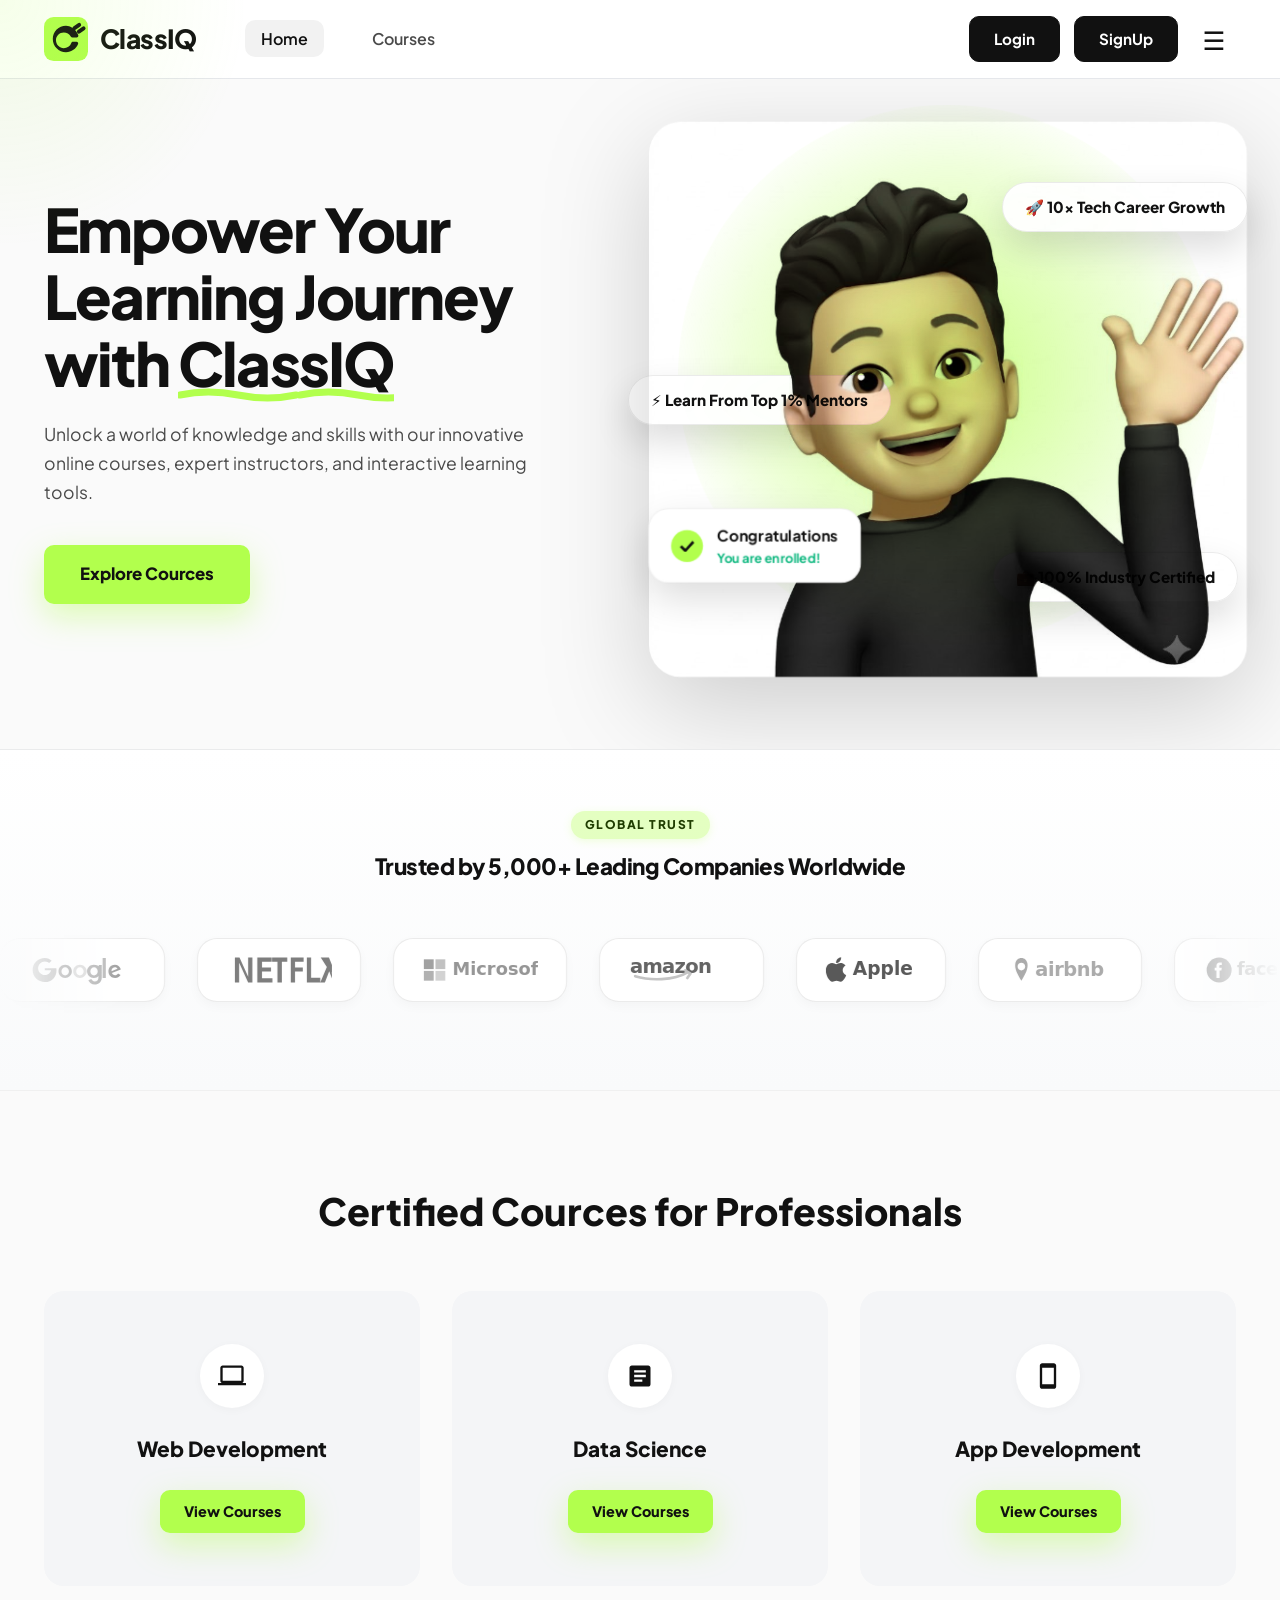
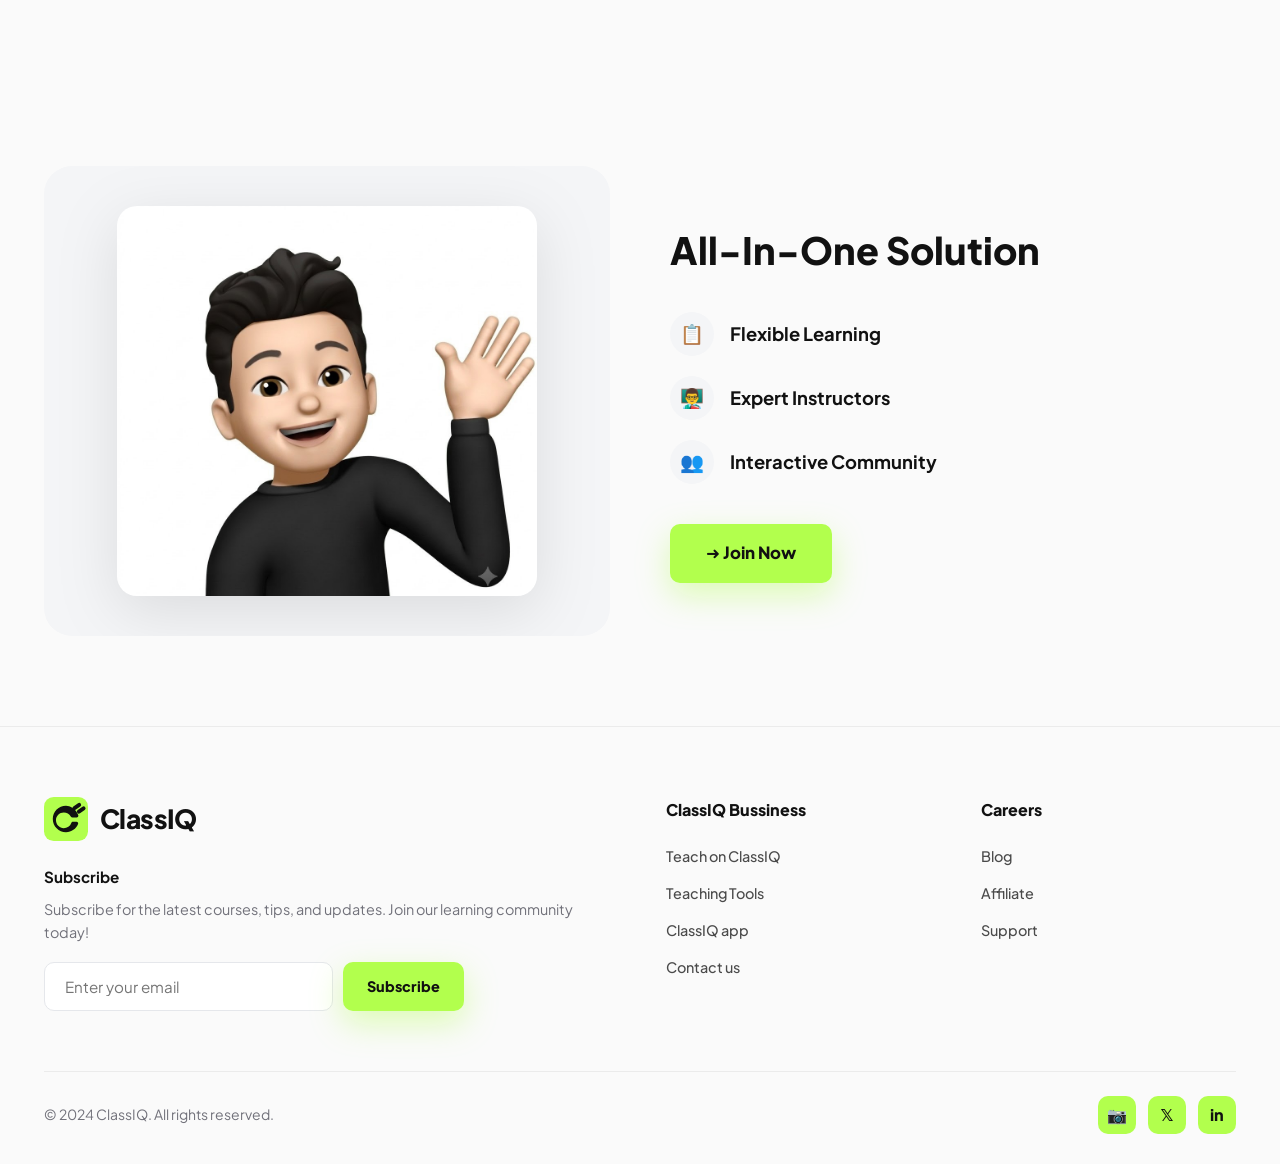
<file: index.html>
<!DOCTYPE html>
<html lang="en">

<head>
  <meta charset="UTF-8">
  <meta name="viewport" content="width=device-width, initial-scale=1.0">
  <title>ClassIQ - Empower Your Learning Journey</title>
  <meta name="description"
    content="Unlock a world of knowledge and skills with ClassIQ's innovative online courses, expert instructors, and interactive learning tools.">

  <!-- CSS Stylesheets -->
  <link rel="stylesheet" href="css/style.css">
  <link rel="stylesheet" href="css/components.css">
  <link rel="stylesheet" href="css/responsive.css">
</head>

<body>

  <!-- ================= NAVIGATION HEADER ================= -->
  <header class="navbar">
    <div class="container">
      <div class="nav-brand-group">
        <a href="index.html" class="brand-logo">
          <img src="assets/icons/classiq-logo.svg" alt="ClassIQ Logo">
          ClassIQ
        </a>

        <ul class="nav-links">
          <li><a href="index.html" class="nav-link active">Home</a></li>
          <li><a href="courses.html" class="nav-link">Courses</a></li>

          <li class="mobile-nav-actions">
            <a href="login.html" class="btn-dark text-center">Login</a>
            <a href="signup.html" class="btn-lime btn-nav-full">SignUp</a>
          </li>
        </ul>
      </div>

      <div class="nav-actions">
        <a href="login.html" class="btn-dark nav-btn-login">Login</a>
        <a href="signup.html" class="btn-dark nav-btn-signup">SignUp</a>
        <button class="hamburger-menu" aria-label="Toggle Navigation">☰</button>
      </div>
    </div>
  </header>

  <!-- Mobile Menu Backdrop Overlay -->
  <div class="nav-overlay" id="nav-overlay"></div>

  <!-- ================= MAIN CONTENT: HOME LANDING PAGE ================= -->
  <main>
    <!-- HERO SECTION -->
    <section class="hero-section">
      <div class="container hero-grid">
        <!-- Left Content -->
        <div class="hero-content reveal-on-scroll">
          <h1 class="hero-title">
            Empower Your <br>
            Learning Journey <br>
            with <span class="highlight-wrapper">ClassIQ<span class="wavy-underline"></span></span>
          </h1>
          <p class="hero-subtitle">
            Unlock a world of knowledge and skills with our innovative online courses, expert instructors, and
            interactive learning tools.
          </p>
          <a href="courses.html" class="btn-lime">Explore Cources</a>
        </div>

        <!-- Right 3D Visual -->
        <div class="hero-visual-container reveal-on-scroll reveal-delay-2">
          <div class="hero-3d-card" id="hero-3d-avatar">
            <div class="hero-avatar-glow-bg"></div>
            <img src="assets/images/hero_avatar.jpg" alt="3D Waving Character ClassIQ" class="hero-avatar-img">

            <div class="marketing-badge-3d marketing-badge-1">🚀 10x Tech Career Growth</div>
            <div class="marketing-badge-3d marketing-badge-2">⚡ Learn From Top 1% Mentors</div>
            <div class="marketing-badge-3d marketing-badge-3">💼 100% Industry Certified</div>

            <div class="badge-enrolled">
              <div class="badge-enrolled-icon">✓</div>
              <div>
                <div class="badge-enrolled-title">Congratulations</div>
                <div class="badge-enrolled-sub">You are enrolled!</div>
              </div>
            </div>
          </div>
        </div>
      </div>
    </section>

    <!-- CORPORATE PARTNERS BAR -->
    <section class="partners-section reveal-on-scroll">
      <div class="container">
        <div class="partners-header">
          <span class="partners-badge">GLOBAL TRUST</span>
          <h2 class="partners-title">Trusted by 5,000+ Leading Companies Worldwide</h2>
        </div>
      </div>

      <div class="partners-ticker-wrapper">
        <div class="partners-ticker-track">
          <div class="partner-item"><img src="assets/icons/google-logo.svg" alt="Google" class="partner-logo"></div>
          <div class="partner-item"><img src="assets/icons/netflix-logo.svg" alt="Netflix" class="partner-logo"></div>
          <div class="partner-item"><img src="assets/icons/microsoft-logo.svg" alt="Microsoft" class="partner-logo">
          </div>
          <div class="partner-item"><img src="assets/icons/amazon-logo.svg" alt="Amazon" class="partner-logo"></div>
          <div class="partner-item"><img src="assets/icons/apple-logo.svg" alt="Apple" class="partner-logo"></div>
          <div class="partner-item"><img src="assets/icons/airbnb-logo.svg" alt="Airbnb" class="partner-logo"></div>
          <div class="partner-item"><img src="assets/icons/facebook-logo.svg" alt="Facebook" class="partner-logo"></div>
          <div class="partner-item"><img src="assets/icons/spotify-logo.svg" alt="Spotify" class="partner-logo"></div>
          <div class="partner-item"><img src="assets/icons/slack-logo.svg" alt="Slack" class="partner-logo"></div>
          <div class="partner-item"><img src="assets/icons/linkedin-logo.svg" alt="LinkedIn" class="partner-logo"></div>

          <!-- Duplicate Set for Marquee -->
          <div class="partner-item"><img src="assets/icons/google-logo.svg" alt="Google" class="partner-logo"></div>
          <div class="partner-item"><img src="assets/icons/netflix-logo.svg" alt="Netflix" class="partner-logo"></div>
          <div class="partner-item"><img src="assets/icons/microsoft-logo.svg" alt="Microsoft" class="partner-logo">
          </div>
          <div class="partner-item"><img src="assets/icons/amazon-logo.svg" alt="Amazon" class="partner-logo"></div>
          <div class="partner-item"><img src="assets/icons/apple-logo.svg" alt="Apple" class="partner-logo"></div>
          <div class="partner-item"><img src="assets/icons/airbnb-logo.svg" alt="Airbnb" class="partner-logo"></div>
          <div class="partner-item"><img src="assets/icons/facebook-logo.svg" alt="Facebook" class="partner-logo"></div>
          <div class="partner-item"><img src="assets/icons/spotify-logo.svg" alt="Spotify" class="partner-logo"></div>
          <div class="partner-item"><img src="assets/icons/slack-logo.svg" alt="Slack" class="partner-logo"></div>
          <div class="partner-item"><img src="assets/icons/linkedin-logo.svg" alt="LinkedIn" class="partner-logo"></div>
        </div>
      </div>
    </section>

    <!-- CERTIFIED COURSES SECTION -->
    <section class="features-section">
      <div class="container">
        <h2 class="section-title reveal-on-scroll">Certified Cources for <span>Professionals</span></h2>

        <div class="features-grid">
          <div class="feature-card reveal-on-scroll reveal-delay-1">
            <div class="feature-icon-wrapper">
              <svg viewBox="0 0 24 24">
                <path
                  d="M20 18c1.1 0 1.99-.9 1.99-2L22 5c0-1.1-.9-2-2-2H4c-1.1 0-2 .9-2 2v11c0 1.1.9 2 2 2H0v2h24v-2h-4zM4 5h16v11H4V5z" />
              </svg>
            </div>
            <h3 class="feature-card-title">Web Development</h3>
            <a href="courses.html?category=web-dev" class="btn-lime btn-sm-shortcut">View Courses</a>
          </div>

          <div class="feature-card reveal-on-scroll reveal-delay-2">
            <div class="feature-icon-wrapper">
              <svg viewBox="0 0 24 24">
                <path
                  d="M19 3H5c-1.1 0-2 .9-2 2v14c0 1.1.9 2 2 2h14c1.1 0 2-.9 2-2V5c0-1.1-.9-2-2-2zm-5 14H7v-2h7v2zm3-4H7v-2h10v2zm0-4H7V7h10v2z" />
              </svg>
            </div>
            <h3 class="feature-card-title">Data Science</h3>
            <a href="courses.html?category=data-science" class="btn-lime btn-sm-shortcut">View Courses</a>
          </div>

          <div class="feature-card reveal-on-scroll reveal-delay-3">
            <div class="feature-icon-wrapper">
              <svg viewBox="0 0 24 24">
                <path
                  d="M17 1.01L7 1c-1.1 0-2 .9-2 2v18c0 1.1.9 2 2 2h10c1.1 0 2-.9 2-2V3c0-1.1-.9-1.99-2-1.99zM17 19H7V5h10v14z" />
              </svg>
            </div>
            <h3 class="feature-card-title">App Development</h3>
            <a href="courses.html?category=app-dev" class="btn-lime btn-sm-shortcut">View Courses</a>
          </div>
        </div>
      </div>
    </section>

    <!-- ALL-IN-ONE SOLUTION SECTION -->
    <section class="solution-section">
      <div class="container solution-grid">
        <div class="solution-card-wrapper reveal-on-scroll">
          <div class="hero-3d-card">
            <img src="assets/images/hero_avatar.jpg" alt="All In One Solution ClassIQ" class="solution-avatar-img">
          </div>
        </div>

        <div class="solution-content reveal-on-scroll reveal-delay-2">
          <h2 class="section-title section-title-left">All-In-One Solution</h2>

          <ul class="solution-list">
            <li class="solution-item">
              <div class="solution-icon-box">📋</div>
              Flexible Learning
            </li>
            <li class="solution-item">
              <div class="solution-icon-box">👨‍🏫</div>
              Expert Instructors
            </li>
            <li class="solution-item">
              <div class="solution-icon-box">👥</div>
              Interactive Community
            </li>
          </ul>

          <a href="courses.html" class="btn-lime">➜ Join Now</a>
        </div>
      </div>
    </section>
  </main>

  <!-- ================= SHARED FOOTER ================= -->
  <footer class="site-footer">
    <div class="container">
      <div class="footer-top">
        <div>
          <a href="index.html" class="brand-logo mb-16">
            <img src="assets/icons/classiq-logo.svg" alt="ClassIQ Logo">
            ClassIQ
          </a>
          <div class="footer-newsletter-title">Subscribe</div>
          <p class="footer-newsletter-desc">Subscribe for the latest courses, tips, and updates. Join our learning
            community today!</p>

          <form class="newsletter-form">
            <input type="email" placeholder="Enter your email" class="input-field" required>
            <button type="submit" class="btn-lime btn-sm-shortcut">Subscribe</button>
          </form>
        </div>

        <div class="footer-links-column">
          <div class="footer-column-title">ClassIQ Bussiness</div>
          <a href="#" class="footer-link">Teach on ClassIQ</a>
          <a href="#" class="footer-link">Teaching Tools</a>
          <a href="#" class="footer-link">ClassIQ app</a>
          <a href="#" class="footer-link">Contact us</a>
        </div>

        <div class="footer-links-column">
          <div class="footer-column-title">Careers</div>
          <a href="#" class="footer-link">Blog</a>
          <a href="#" class="footer-link">Affiliate</a>
          <a href="#" class="footer-link">Support</a>
        </div>
      </div>

      <div class="footer-bottom">
        <div>© 2024 ClassIQ. All rights reserved.</div>
        <div class="social-icons">
          <a href="#" class="social-icon-btn" aria-label="Instagram">📷</a>
          <a href="#" class="social-icon-btn" aria-label="Twitter">𝕏</a>
          <a href="#" class="social-icon-btn" aria-label="LinkedIn">in</a>
        </div>
      </div>
    </div>
  </footer>

  <!-- JavaScript Modules -->
  <script src="analytics/analytics.js"></script>
  <script src="js/hero-3d.js"></script>
  <script src="js/main.js"></script>
</body>

</html>
</file>
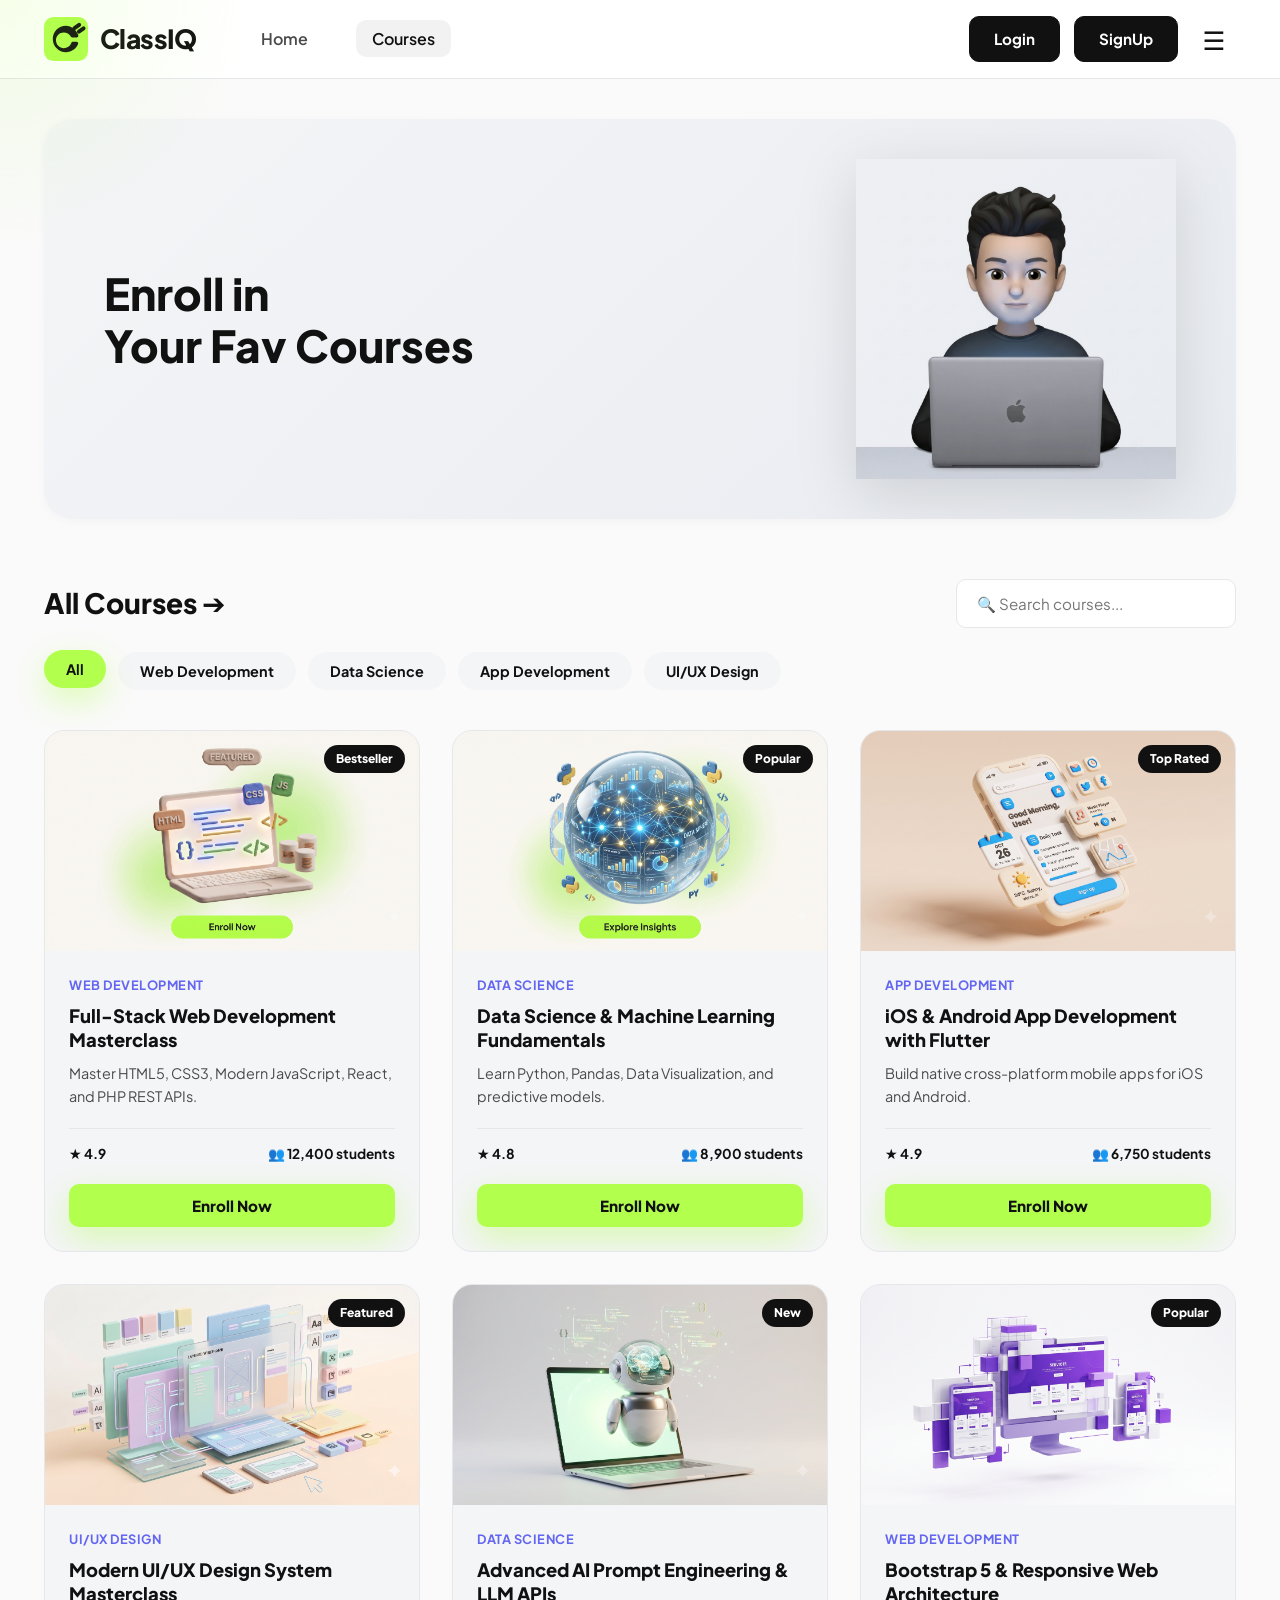
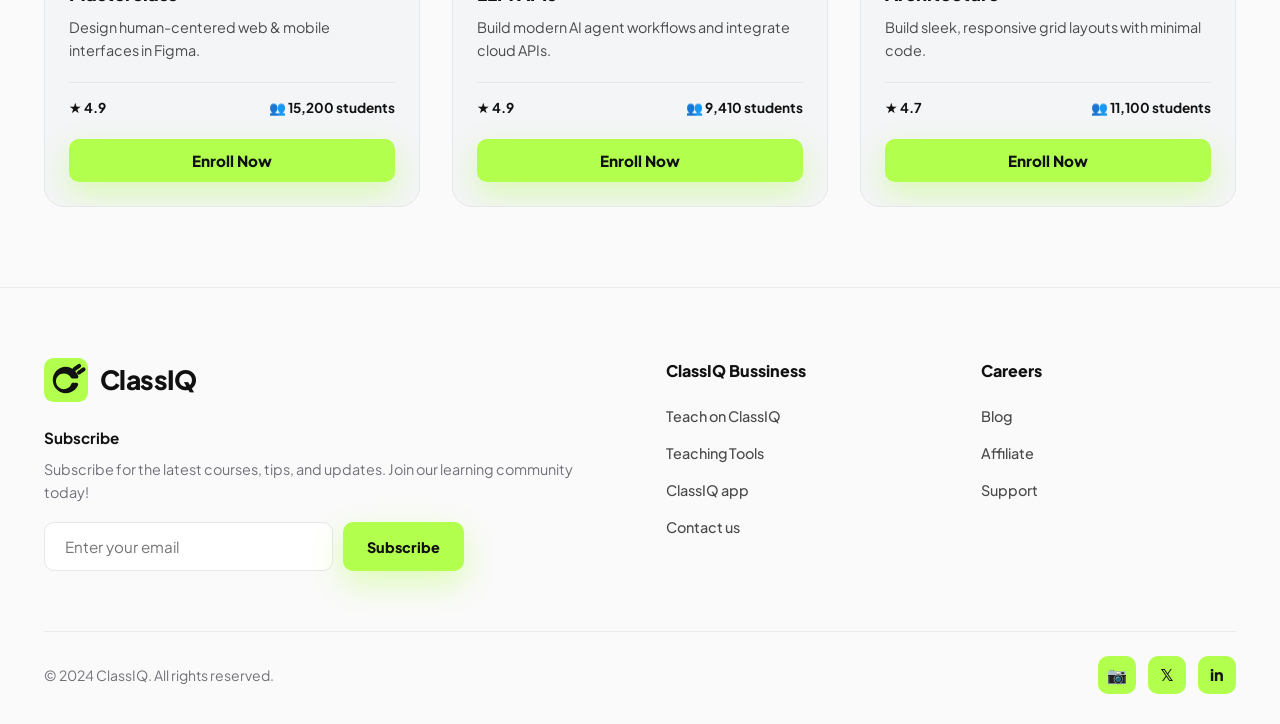
<file: courses.html>
<!DOCTYPE html>
<html lang="en">

<head>
  <meta charset="UTF-8">
  <meta name="viewport" content="width=device-width, initial-scale=1.0">
  <title>ClassIQ - Courses Dashboard</title>
  <meta name="description"
    content="Enroll in your favorite courses. Master Web Development, Data Science, App Development, and UI/UX design with ClassIQ.">

  <!-- CSS Stylesheets -->
  <link rel="stylesheet" href="css/style.css">
  <link rel="stylesheet" href="css/components.css">
  <link rel="stylesheet" href="css/responsive.css">
</head>

<body>

  <!-- ================= NAVIGATION HEADER ================= -->
  <header class="navbar">
    <div class="container">
      <div class="nav-brand-group">
        <a href="index.html" class="brand-logo">
          <img src="assets/icons/classiq-logo.svg" alt="ClassIQ Logo">
          ClassIQ
        </a>

        <ul class="nav-links">
          <li><a href="index.html" class="nav-link">Home</a></li>
          <li><a href="courses.html" class="nav-link active">Courses</a></li>

          <li class="mobile-nav-actions">
            <a href="login.html" class="btn-dark text-center">Login</a>
            <a href="signup.html" class="btn-lime btn-nav-full">SignUp</a>
          </li>
        </ul>
      </div>

      <div class="nav-actions">
        <a href="login.html" class="btn-dark">Login</a>
        <a href="signup.html" class="btn-dark">SignUp</a>
        <button class="hamburger-menu" aria-label="Toggle Navigation">☰</button>
      </div>
    </div>
  </header>

  <!-- Mobile Menu Backdrop Overlay -->
  <div class="nav-overlay" id="nav-overlay"></div>

  <main class="container">
    <!-- ================= DASHBOARD HERO BANNER ================= -->
    <section class="dashboard-banner">
      <div>
        <h1 class="dashboard-banner-title">
          Enroll in <br>
          Your Fav Courses
        </h1>
      </div>
      <div>
        <img src="assets/images/laptop_avatar.jpg" alt="Laptop 3D Character ClassIQ" class="dashboard-avatar-img">
      </div>
    </section>

    <!-- ================= COURSES FILTER & SEARCH BAR ================= -->
    <section>
      <div class="courses-header-row">
        <h2 class="courses-header-title">All Courses ➔</h2>

        <input type="text" id="course-search-input" placeholder="🔍 Search courses..." class="input-field max-w-280">
      </div>

      <div class="filter-bar-container">
        <div class="filter-pills">
          <button class="filter-pill active" data-category="all">All</button>
          <button class="filter-pill" data-category="web-dev">Web Development</button>
          <button class="filter-pill" data-category="data-science">Data Science</button>
          <button class="filter-pill" data-category="app-dev">App Development</button>
          <button class="filter-pill" data-category="ui-ux">UI/UX Design</button>
        </div>
      </div>

      <!-- Course Grid Container -->
      <div class="courses-grid-container" id="courses-grid">
        <!-- Dynamic JS Insertion -->
      </div>
    </section>
  </main>

  <!-- ================= FOOTER ================= -->
  <footer class="site-footer">
    <div class="container">
      <div class="footer-top">
        <div>
          <a href="index.html" class="brand-logo mb-16">
            <img src="assets/icons/classiq-logo.svg" alt="ClassIQ Logo">
            ClassIQ
          </a>
          <div class="footer-newsletter-title">Subscribe</div>
          <p class="footer-newsletter-desc">Subscribe for the latest courses, tips, and updates. Join our learning
            community today!</p>
          <form class="newsletter-form">
            <input type="email" placeholder="Enter your email" class="input-field" required>
            <button type="submit" class="btn-lime btn-sm-shortcut">Subscribe</button>
          </form>
        </div>

        <div class="footer-links-column">
          <div class="footer-column-title">ClassIQ Bussiness</div>
          <a href="#" class="footer-link">Teach on ClassIQ</a>
          <a href="#" class="footer-link">Teaching Tools</a>
          <a href="#" class="footer-link">ClassIQ app</a>
          <a href="#" class="footer-link">Contact us</a>
        </div>

        <div class="footer-links-column">
          <div class="footer-column-title">Careers</div>
          <a href="#" class="footer-link">Blog</a>
          <a href="#" class="footer-link">Affiliate</a>
          <a href="#" class="footer-link">Support</a>
        </div>
      </div>

      <div class="footer-bottom">
        <div>© 2024 ClassIQ. All rights reserved.</div>
        <div class="social-icons">
          <a href="#" class="social-icon-btn" aria-label="Instagram">📷</a>
          <a href="#" class="social-icon-btn" aria-label="Twitter">𝕏</a>
          <a href="#" class="social-icon-btn" aria-label="LinkedIn">in</a>
        </div>
      </div>
    </div>
  </footer>

  <!-- JavaScript Modules -->
  <script src="analytics/analytics.js"></script>
  <script src="js/main.js"></script>
  <script src="js/courses.js"></script>
</body>

</html>
</file>
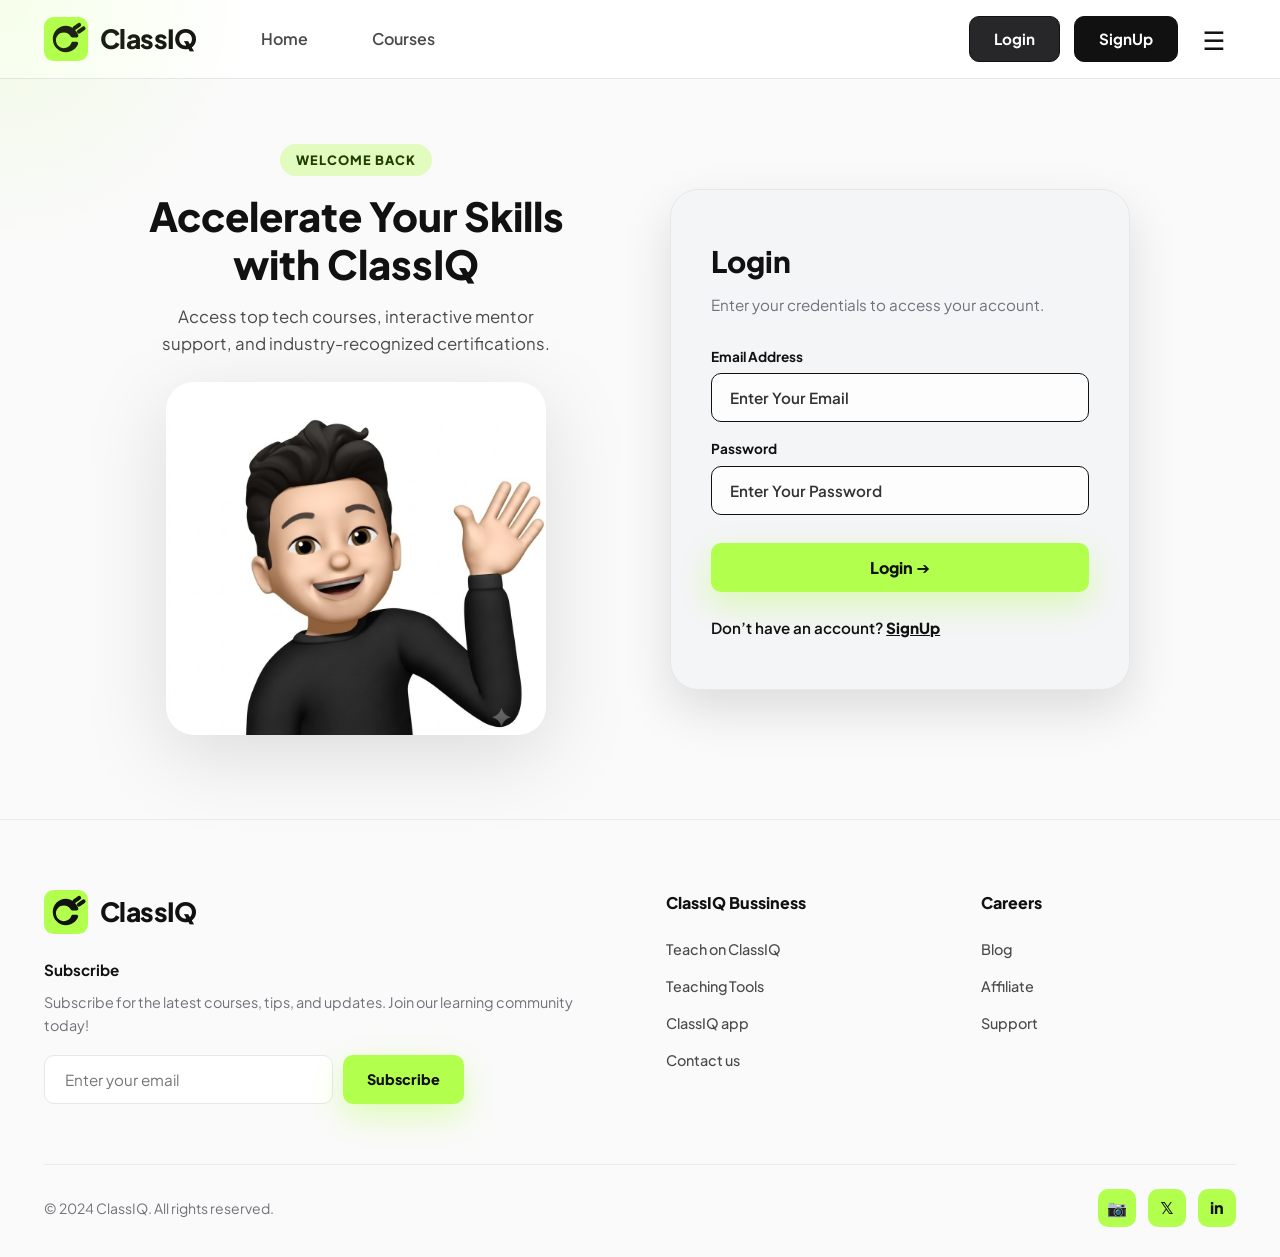
<file: login.html>
<!DOCTYPE html>
<html lang="en">

<head>
  <meta charset="UTF-8">
  <meta name="viewport" content="width=device-width, initial-scale=1.0">
  <title>Login - ClassIQ</title>
  <meta name="description"
    content="Login to your ClassIQ account to access your enrolled courses, expert mentorship, and learning dashboard.">

  <!-- CSS Stylesheets -->
  <link rel="stylesheet" href="css/style.css">
  <link rel="stylesheet" href="css/components.css">
  <link rel="stylesheet" href="css/responsive.css">
</head>

<body>

  <!-- ================= NAVIGATION HEADER ================= -->
  <header class="navbar">
    <div class="container">
      <div class="nav-brand-group">
        <a href="index.html" class="brand-logo">
          <img src="assets/icons/classiq-logo.svg" alt="ClassIQ Logo">
          ClassIQ
        </a>

        <ul class="nav-links">
          <li><a href="index.html" class="nav-link">Home</a></li>
          <li><a href="courses.html" class="nav-link">Courses</a></li>

          <li class="mobile-nav-actions">
            <a href="login.html" class="btn-dark text-center">Login</a>
            <a href="signup.html" class="btn-lime btn-nav-full">SignUp</a>
          </li>
        </ul>
      </div>

      <div class="nav-actions">
        <a href="login.html" class="btn-dark btn-active-dark">Login</a>
        <a href="signup.html" class="btn-dark">SignUp</a>
        <button class="hamburger-menu" aria-label="Toggle Navigation">☰</button>
      </div>
    </div>
  </header>

  <!-- Mobile Menu Backdrop Overlay -->
  <div class="nav-overlay" id="nav-overlay"></div>

  <!-- ================= STANDALONE LOGIN SECTION ================= -->
  <main class="container">
    <section class="auth-page-section">
      <div class="auth-page-grid">

        <!-- Left Brand Visual -->
        <div class="auth-brand-side reveal-on-scroll">
          <span class="auth-brand-badge">WELCOME BACK</span>
          <h1 class="auth-brand-title">Accelerate Your Skills with ClassIQ</h1>
          <p class="auth-brand-sub">Access top tech courses, interactive mentor support, and industry-recognized
            certifications.</p>
          <img src="assets/images/hero_avatar.jpg" alt="ClassIQ Character" class="auth-brand-img">
        </div>

        <!-- Right Login Card -->
        <div class="auth-page-card reveal-on-scroll reveal-delay-1">
          <h2 class="modal-title mb-8">Login</h2>
          <p class="text-muted-sub">Enter your credentials to access your account.</p>

          <form class="auth-form" id="login-form-page">
            <div>
              <label class="form-label-custom">Email Address</label>
              <input type="email" id="page-login-email" placeholder="Enter Your Email" class="auth-input" required
                autocomplete="email">
            </div>

            <div>
              <label class="form-label-custom">Password</label>
              <input type="password" id="page-login-password" placeholder="Enter Your Password" class="auth-input"
                required autocomplete="current-password">
            </div>

            <button type="submit" class="auth-submit-btn mt-12" id="login-submit-btn">Login ➔</button>
          </form>

          <div class="auth-switch-text mt-24">
            Don’t have an account? <a href="signup.html" class="auth-switch-link">SignUp</a>
          </div>
        </div>

      </div>
    </section>
  </main>

  <!-- ================= FOOTER ================= -->
  <footer class="site-footer">
    <div class="container">
      <div class="footer-top">
        <div>
          <a href="index.html" class="brand-logo mb-16">
            <img src="assets/icons/classiq-logo.svg" alt="ClassIQ Logo">
            ClassIQ
          </a>
          <div class="footer-newsletter-title">Subscribe</div>
          <p class="footer-newsletter-desc">Subscribe for the latest courses, tips, and updates. Join our learning
            community today!</p>

          <form class="newsletter-form">
            <input type="email" placeholder="Enter your email" class="input-field" required>
            <button type="submit" class="btn-lime btn-sm-shortcut">Subscribe</button>
          </form>
        </div>

        <div class="footer-links-column">
          <div class="footer-column-title">ClassIQ Bussiness</div>
          <a href="#" class="footer-link">Teach on ClassIQ</a>
          <a href="#" class="footer-link">Teaching Tools</a>
          <a href="#" class="footer-link">ClassIQ app</a>
          <a href="#" class="footer-link">Contact us</a>
        </div>

        <div class="footer-links-column">
          <div class="footer-column-title">Careers</div>
          <a href="#" class="footer-link">Blog</a>
          <a href="#" class="footer-link">Affiliate</a>
          <a href="#" class="footer-link">Support</a>
        </div>
      </div>

      <div class="footer-bottom">
        <div>© 2024 ClassIQ. All rights reserved.</div>
        <div class="social-icons">
          <a href="#" class="social-icon-btn" aria-label="Instagram">📷</a>
          <a href="#" class="social-icon-btn" aria-label="Twitter">𝕏</a>
          <a href="#" class="social-icon-btn" aria-label="LinkedIn">in</a>
        </div>
      </div>
    </div>
  </footer>

  <!-- JavaScript Modules -->
  <script src="analytics/analytics.js"></script>
  <script src="js/main.js"></script>
  <script src="js/auth.js"></script>
</body>

</html>
</file>
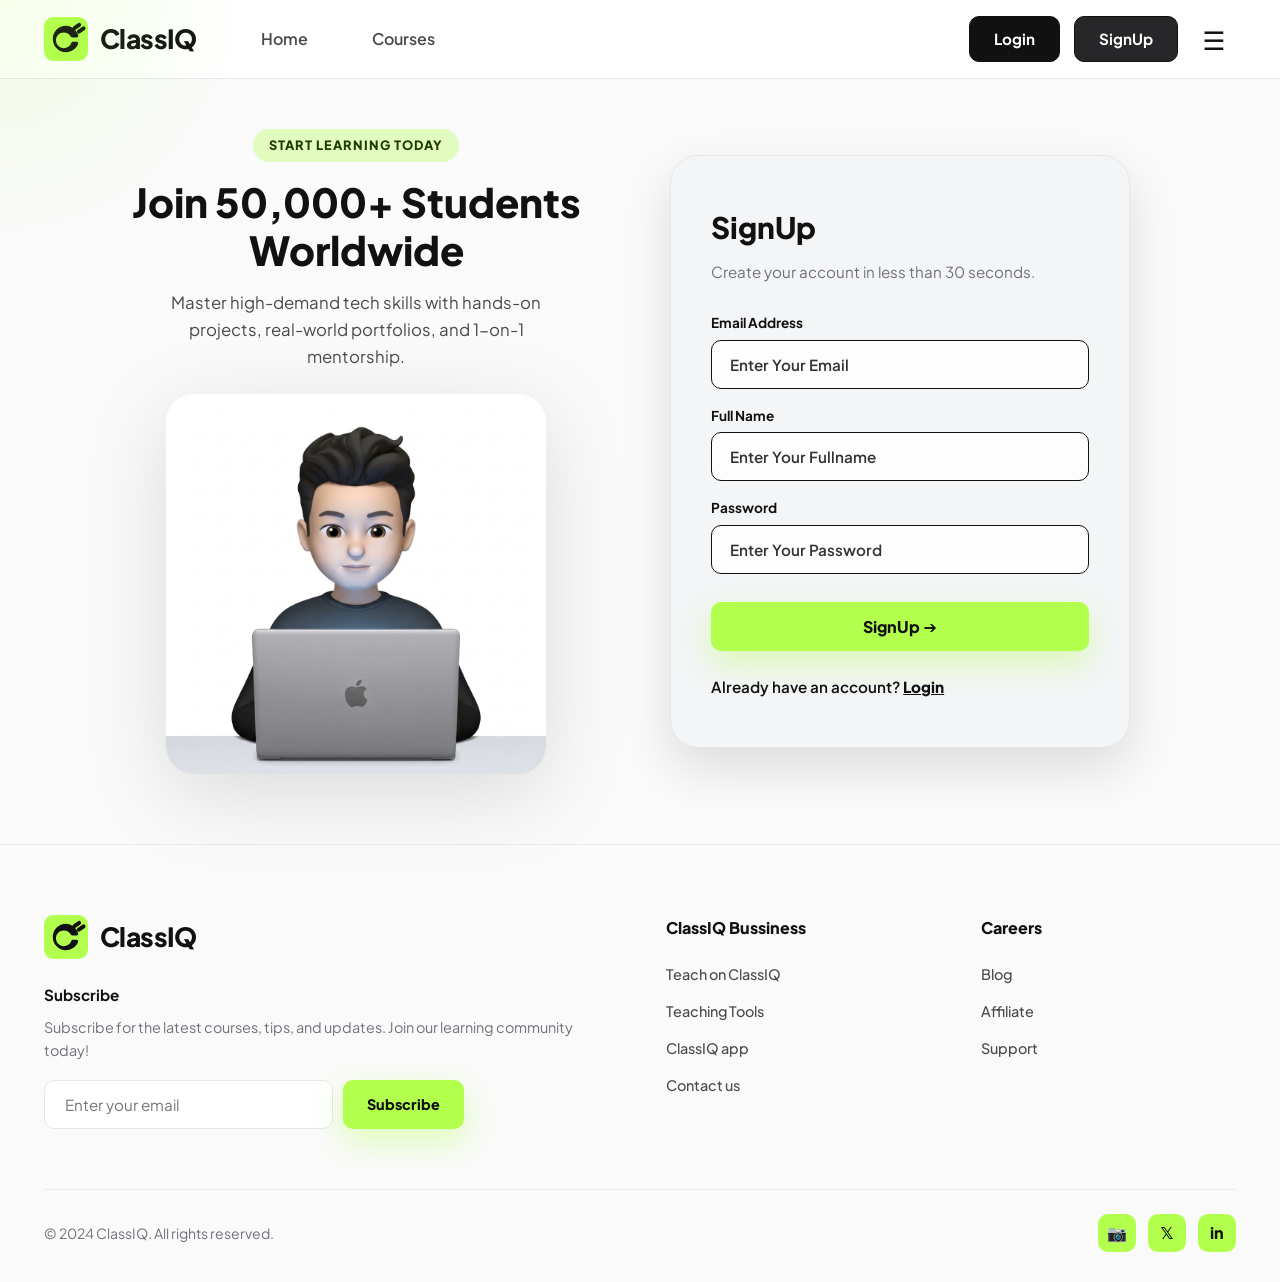
<file: signup.html>
<!DOCTYPE html>
<html lang="en">

<head>
  <meta charset="UTF-8">
  <meta name="viewport" content="width=device-width, initial-scale=1.0">
  <title>SignUp - ClassIQ</title>
  <meta name="description"
    content="Create your free ClassIQ account today and start learning Web Development, Data Science, App Development, and UI/UX design.">

  <!-- CSS Stylesheets -->
  <link rel="stylesheet" href="css/style.css">
  <link rel="stylesheet" href="css/components.css">
  <link rel="stylesheet" href="css/responsive.css">
</head>

<body>

  <!-- ================= NAVIGATION HEADER ================= -->
  <header class="navbar">
    <div class="container">
      <div class="nav-brand-group">
        <a href="index.html" class="brand-logo">
          <img src="assets/icons/classiq-logo.svg" alt="ClassIQ Logo">
          ClassIQ
        </a>

        <ul class="nav-links">
          <li><a href="index.html" class="nav-link">Home</a></li>
          <li><a href="courses.html" class="nav-link">Courses</a></li>

          <li class="mobile-nav-actions">
            <a href="login.html" class="btn-dark text-center">Login</a>
            <a href="signup.html" class="btn-lime btn-nav-full">SignUp</a>
          </li>
        </ul>
      </div>

      <div class="nav-actions">
        <a href="login.html" class="btn-dark">Login</a>
        <a href="signup.html" class="btn-dark btn-active-dark">SignUp</a>
        <button class="hamburger-menu" aria-label="Toggle Navigation">☰</button>
      </div>
    </div>
  </header>

  <!-- Mobile Menu Backdrop Overlay -->
  <div class="nav-overlay" id="nav-overlay"></div>

  <!-- ================= STANDALONE SIGNUP SECTION ================= -->
  <main class="container">
    <section class="auth-page-section">
      <div class="auth-page-grid">

        <!-- Left Brand Visual -->
        <div class="auth-brand-side reveal-on-scroll">
          <span class="auth-brand-badge">START LEARNING TODAY</span>
          <h1 class="auth-brand-title">Join 50,000+ Students Worldwide</h1>
          <p class="auth-brand-sub">Master high-demand tech skills with hands-on projects, real-world portfolios, and
            1-on-1 mentorship.</p>
          <img src="assets/images/laptop_avatar.jpg" alt="ClassIQ Laptop Character" class="auth-brand-img">
        </div>

        <!-- Right SignUp Card -->
        <div class="auth-page-card reveal-on-scroll reveal-delay-1">
          <h2 class="modal-title mb-8">SignUp</h2>
          <p class="text-muted-sub">Create your account in less than 30 seconds.</p>

          <form class="auth-form" id="signup-form-page">
            <div>
              <label class="form-label-custom">Email Address</label>
              <input type="email" id="page-signup-email" placeholder="Enter Your Email" class="auth-input" required
                autocomplete="email">
            </div>

            <div>
              <label class="form-label-custom">Full Name</label>
              <input type="text" id="page-signup-fullname" placeholder="Enter Your Fullname" class="auth-input" required
                autocomplete="name">
            </div>

            <div>
              <label class="form-label-custom">Password</label>
              <input type="password" id="page-signup-password" placeholder="Enter Your Password" class="auth-input"
                required autocomplete="new-password">
            </div>

            <button type="submit" class="auth-submit-btn mt-12" id="signup-submit-btn">SignUp ➔</button>
          </form>

          <div class="auth-switch-text mt-24">
            Already have an account? <a href="login.html" class="auth-switch-link">Login</a>
          </div>
        </div>

      </div>
    </section>
  </main>

  <!-- ================= FOOTER ================= -->
  <footer class="site-footer">
    <div class="container">
      <div class="footer-top">
        <div>
          <a href="index.html" class="brand-logo mb-16">
            <img src="assets/icons/classiq-logo.svg" alt="ClassIQ Logo">
            ClassIQ
          </a>
          <div class="footer-newsletter-title">Subscribe</div>
          <p class="footer-newsletter-desc">Subscribe for the latest courses, tips, and updates. Join our learning
            community today!</p>

          <form class="newsletter-form">
            <input type="email" placeholder="Enter your email" class="input-field" required>
            <button type="submit" class="btn-lime btn-sm-shortcut">Subscribe</button>
          </form>
        </div>

        <div class="footer-links-column">
          <div class="footer-column-title">ClassIQ Bussiness</div>
          <a href="#" class="footer-link">Teach on ClassIQ</a>
          <a href="#" class="footer-link">Teaching Tools</a>
          <a href="#" class="footer-link">ClassIQ app</a>
          <a href="#" class="footer-link">Contact us</a>
        </div>

        <div class="footer-links-column">
          <div class="footer-column-title">Careers</div>
          <a href="#" class="footer-link">Blog</a>
          <a href="#" class="footer-link">Affiliate</a>
          <a href="#" class="footer-link">Support</a>
        </div>
      </div>

      <div class="footer-bottom">
        <div>© 2024 ClassIQ. All rights reserved.</div>
        <div class="social-icons">
          <a href="#" class="social-icon-btn" aria-label="Instagram">📷</a>
          <a href="#" class="social-icon-btn" aria-label="Twitter">𝕏</a>
          <a href="#" class="social-icon-btn" aria-label="LinkedIn">in</a>
        </div>
      </div>
    </div>
  </footer>

  <!-- JavaScript Modules -->
  <script src="analytics/analytics.js"></script>
  <script src="js/main.js"></script>
  <script src="js/auth.js"></script>
</body>

</html>
</file>
<file: css/style.css>
/* ==========================================================================
   ClassIQ Design System & Creative Global Styles
   Matching Figma Specs with Modern 3D Parallax & Scroll Animations
   ========================================================================== */

@import url('https://fonts.googleapis.com/css2?family=Plus+Jakarta+Sans:wght@400;500;600;700;800;900&family=Outfit:wght@400;500;600;700;800&display=swap');

:root {
  /* Color Palette matching Figma Design */
  --primary-lime: #B2FF4D;
  --primary-lime-hover: #9EEA36;
  --primary-lime-glow: rgba(178, 255, 77, 0.45);
  
  --dark-bg: #111111;
  --dark-surface: #1A1A1A;
  --text-dark: #111111;
  --text-medium: #4A4A4A;
  --text-muted: #71717A;

  --card-bg: #F4F5F7;
  --card-bg-hover: #FFFFFF;
  --card-border: #E5E7EB;

  --white: #FFFFFF;
  --black: #000000;

  --modal-overlay: rgba(0, 0, 0, 0.6);
  
  /* Typography */
  --font-family: 'Plus Jakarta Sans', 'Outfit', system-ui, -apple-system, sans-serif;

  /* Elevation Shadows */
  --shadow-sm: 0 2px 10px rgba(0, 0, 0, 0.03);
  --shadow-md: 0 10px 30px rgba(0, 0, 0, 0.07);
  --shadow-lg: 0 20px 50px rgba(0, 0, 0, 0.12);
  --shadow-lime: 0 12px 32px rgba(178, 255, 77, 0.4);

  /* Border Radii */
  --radius-sm: 10px;
  --radius-md: 20px;
  --radius-lg: 28px;
  --radius-pill: 9999px;

  /* Transitions */
  --transition-fast: 0.2s cubic-bezier(0.4, 0, 0.2, 1);
  --transition-normal: 0.35s cubic-bezier(0.16, 1, 0.3, 1);
  --transition-bounce: 0.5s cubic-bezier(0.34, 1.56, 0.64, 1);
}

/* Reset & Box Sizing */
*, *::before, *::after {
  box-sizing: border-box;
  margin: 0;
  padding: 0;
  -webkit-tap-highlight-color: transparent;
}

html {
  font-size: 16px;
  scroll-behavior: smooth;
  -webkit-text-size-adjust: 100%;
}

body {
  font-family: var(--font-family);
  background-color: #FAFAFA;
  color: var(--text-dark);
  line-height: 1.6;
  overflow-x: hidden;
  -webkit-font-smoothing: antialiased;
  position: relative;
}

/* Cursor Light Glow Effect (Desktop Only) */
.cursor-light-glow {
  position: fixed;
  top: 0;
  left: 0;
  width: 500px;
  height: 500px;
  border-radius: 50%;
  background: radial-gradient(circle, rgba(178, 255, 77, 0.15) 0%, rgba(255, 255, 255, 0) 70%);
  pointer-events: none;
  z-index: 9999;
  transform: translate(-50%, -50%);
  transition: transform 0.15s ease-out, opacity 0.3s ease;
  opacity: 0.8;
}

@media (hover: none) or (pointer: coarse) {
  .cursor-light-glow {
    display: none !important;
  }
}

a {
  color: inherit;
  text-decoration: none;
  transition: all var(--transition-fast);
}

button, input {
  font-family: inherit;
  outline: none;
  border: none;
}

button {
  cursor: pointer;
  user-select: none;
  touch-action: manipulation;
}

button:active, .btn-lime:active, .btn-dark:active, .filter-pill:active, .social-icon-btn:active {
  transform: scale(0.97) !important;
}

img, svg {
  display: block;
  max-width: 100%;
}

/* Container */
.container {
  width: 100%;
  max-width: 1240px;
  margin: 0 auto;
  padding: 0 24px;
}

@media screen and (max-width: 576px) {
  .container {
    padding: 0 16px;
  }
}

/* Scroll Animation Utilities */
.reveal-on-scroll {
  opacity: 0;
  transform: translateY(40px);
  transition: opacity 0.8s cubic-bezier(0.16, 1, 0.3, 1), transform 0.8s cubic-bezier(0.16, 1, 0.3, 1);
}

.reveal-on-scroll.is-visible {
  opacity: 1;
  transform: translateY(0);
}

.reveal-delay-1 { transition-delay: 0.1s; }
.reveal-delay-2 { transition-delay: 0.2s; }
.reveal-delay-3 { transition-delay: 0.3s; }
</file>
<file: css/components.css>
/* ==========================================================================
   ClassIQ Components Stylesheet
   Hero Main Image Enlarged, Adjusted 3D Orbiting Badges, Fixed Navbar
   ========================================================================== */

/* --------------------------------------------------------------------------
   1. FIXED NAVIGATION HEADER (Matching Figma Page 2 Exactly)
   -------------------------------------------------------------------------- */
.navbar {
  position: sticky;
  top: 0;
  z-index: 1000;
  background: rgba(255, 255, 255, 0.95);
  backdrop-filter: blur(20px);
  -webkit-backdrop-filter: blur(20px);
  border-bottom: 1px solid #E5E7EB;
  padding: 16px 0;
  transition: all var(--transition-normal);
}

.navbar .container {
  display: flex;
  align-items: center;
  justify-content: space-between;
}

.nav-brand-group {
  display: flex;
  align-items: center;
  gap: 48px;
}

.brand-logo {
  display: flex;
  align-items: center;
  gap: 12px;
  font-weight: 800;
  font-size: 1.65rem;
  color: var(--text-dark);
  letter-spacing: -0.6px;
}

.brand-logo img, .brand-logo svg {
  width: 44px;
  height: 44px;
  transition: transform var(--transition-bounce);
}

.brand-logo:hover img, .brand-logo:hover svg {
  transform: rotate(-10deg) scale(1.1);
}

.nav-links {
  display: flex;
  align-items: center;
  gap: 32px;
  list-style: none;
}

.nav-link {
  font-weight: 600;
  font-size: 1rem;
  color: var(--text-medium);
  padding: 8px 16px;
  border-radius: var(--radius-sm);
  transition: all var(--transition-fast);
}

.nav-link:hover, .nav-link.active {
  color: var(--text-dark);
  background: rgba(0, 0, 0, 0.05);
}

.nav-actions {
  display: flex;
  align-items: center;
  gap: 14px;
}

.btn-dark {
  background-color: var(--dark-bg);
  color: var(--white);
  font-weight: 700;
  font-size: 0.95rem;
  padding: 10px 24px;
  border-radius: var(--radius-sm);
  transition: all var(--transition-fast);
  border: 1px solid var(--dark-bg);
}

.btn-dark:hover {
  background-color: #27272A;
  transform: translateY(-2px);
  box-shadow: 0 8px 20px rgba(0, 0, 0, 0.18);
}

.hamburger-menu {
  display: none;
  background: none;
  font-size: 1.6rem;
  color: var(--text-dark);
  width: 44px;
  height: 44px;
  border-radius: var(--radius-sm);
  display: flex;
  align-items: center;
  justify-content: center;
  transition: transform var(--transition-fast), background-color var(--transition-fast);
}

.hamburger-menu:active {
  background: rgba(0, 0, 0, 0.05);
}

/* Mobile Menu Backdrop Overlay */
.nav-overlay {
  position: fixed;
  inset: 0;
  background: rgba(0, 0, 0, 0.4);
  backdrop-filter: blur(4px);
  -webkit-backdrop-filter: blur(4px);
  z-index: 998;
  opacity: 0;
  pointer-events: none;
  transition: opacity var(--transition-normal);
}

.nav-overlay.active {
  opacity: 1;
  pointer-events: auto;
}

/* Mobile Nav Actions inside Mobile Drawer */
.mobile-nav-actions {
  display: none;
  flex-direction: column;
  gap: 12px;
  width: 100%;
  margin-top: 16px;
  padding-top: 20px;
  border-top: 1px solid var(--card-border);
}

.mobile-nav-actions .btn-dark {
  width: 100%;
  text-align: center;
  padding: 14px;
}

/* --------------------------------------------------------------------------
   2. HERO SECTION & ENLARGED 3D AVATAR
   -------------------------------------------------------------------------- */
.hero-section {
  position: relative;
  padding: 60px 0 90px 0;
  overflow: hidden;
}

.hero-grid {
  display: grid;
  grid-template-columns: 1fr 1fr;
  align-items: center;
  gap: 40px;
}

.hero-content {
  max-width: 580px;
}

.hero-title {
  font-size: 3.75rem;
  font-weight: 800;
  line-height: 1.12;
  color: var(--text-dark);
  letter-spacing: -1.8px;
  margin-bottom: 24px;
}

.highlight-wrapper {
  position: relative;
  display: inline-block;
  color: var(--text-dark);
}

.wavy-underline {
  position: absolute;
  bottom: -6px;
  left: 0;
  width: 100%;
  height: 14px;
  background: url("data:image/svg+xml,%3Csvg width='100%25' height='14' viewBox='0 0 120 14' fill='none' xmlns='http://www.w3.org/2000/svg'%3E%3Cpath d='M2 7 Q 30 1, 60 7 T 118 7' stroke='%23B2FF4D' stroke-width='7' stroke-linecap='round'/%3E%3C/svg%3E") repeat-x;
}

.hero-subtitle {
  font-size: 1.1rem;
  color: var(--text-medium);
  line-height: 1.65;
  margin-bottom: 38px;
  max-width: 520px;
}

.btn-lime {
  display: inline-flex;
  align-items: center;
  justify-content: center;
  gap: 10px;
  background-color: var(--primary-lime);
  color: var(--text-dark);
  font-weight: 800;
  font-size: 1.05rem;
  padding: 16px 36px;
  border-radius: var(--radius-sm);
  transition: all var(--transition-fast);
  box-shadow: var(--shadow-lime);
}

.btn-lime:hover {
  background-color: var(--primary-lime-hover);
  transform: translateY(-3px) scale(1.02);
  box-shadow: 0 16px 40px rgba(178, 255, 77, 0.55);
}

/* 3D Visual Container & Prominent Main Image */
.hero-visual-container {
  position: relative;
  display: flex;
  justify-content: center;
  align-items: center;
  perspective: 1200px;
  min-height: 520px;
}

.hero-3d-card {
  position: relative;
  width: 100%;
  max-width: 540px; /* ENLARGED MAIN IMAGE CONTAINER */
  transform-style: preserve-3d;
  transition: transform 0.1s ease-out;
  cursor: pointer;
  display: flex;
  justify-content: center;
}

/* Background Glowing Aura Circle */
.hero-avatar-glow-bg {
  position: absolute;
  top: 45%;
  left: 50%;
  width: 540px;
  height: 540px;
  transform: translate(-50%, -50%) translateZ(-30px);
  background: radial-gradient(circle, rgba(178, 255, 77, 0.65) 0%, rgba(178, 255, 77, 0.2) 55%, rgba(255, 255, 255, 0) 75%);
  border-radius: 50%;
  pointer-events: none;
}

/* Big Prominent Memoji Image */
.hero-avatar-img {
  width: 100%;
  max-width: 520px; /* PROMINENT LARGE AVATAR */
  height: auto;
  border-radius: var(--radius-lg);
  mix-blend-mode: multiply;
  filter: drop-shadow(0 25px 45px rgba(0,0,0,0.18));
  transform: translateZ(40px) scale(1.15);
  position: relative;
  z-index: 5;
}

/* Floating Figma Doodle Icons */
.doodle-arrow {
  position: absolute;
  top: 30%;
  left: -60px;
  width: 68px;
  height: 68px;
  z-index: 10;
  animation: floatSlow 5s ease-in-out infinite;
}

.doodle-sprout {
  position: absolute;
  top: 25%;
  left: 10px;
  width: 58px;
  height: 58px;
  z-index: 10;
  animation: floatSlow 4s ease-in-out infinite reverse;
}

@keyframes floatSlow {
  0%, 100% { transform: translateY(0px) rotate(0deg); }
  50% { transform: translateY(-12px) rotate(6deg); }
}

/* --------------------------------------------------------------------------
   3D ORBITING MARKETING BADGES (BEHIND & FRONT OF ENLARGED AVATAR)
   -------------------------------------------------------------------------- */
.marketing-badge-3d {
  position: absolute;
  padding: 12px 22px;
  background: rgba(255, 255, 255, 0.96);
  backdrop-filter: blur(12px);
  border: 1px solid rgba(0, 0, 0, 0.08);
  border-radius: var(--radius-pill);
  font-weight: 800;
  font-size: 0.95rem;
  color: var(--text-dark);
  box-shadow: 0 16px 36px rgba(0, 0, 0, 0.14);
  white-space: nowrap;
  pointer-events: none;
  animation: orbit3D 6.5s cubic-bezier(0.45, 0.05, 0.55, 0.95) infinite;
  transform-style: preserve-3d;
}

.marketing-badge-1 {
  top: 5%;
  right: -30px;
  animation-delay: 0s;
}

.marketing-badge-2 {
  top: 45%;
  left: -50px;
  animation-delay: -2.1s;
}

.marketing-badge-3 {
  bottom: 8%;
  right: -20px;
  animation-delay: -4.3s;
}

@keyframes orbit3D {
  0% {
    transform: translate3d(0, 0, -60px) scale(0.85);
    opacity: 0.6;
    z-index: 2; /* Behind Avatar */
    filter: blur(1px);
  }
  25% {
    transform: translate3d(35px, -15px, 0px) scale(0.95);
    opacity: 0.85;
    z-index: 4;
    filter: blur(0px);
  }
  50% {
    transform: translate3d(0, -35px, 100px) scale(1.15);
    opacity: 1;
    z-index: 10; /* In Front of Avatar */
    box-shadow: 0 24px 50px rgba(0, 0, 0, 0.22);
  }
  75% {
    transform: translate3d(-35px, -15px, 0px) scale(0.95);
    opacity: 0.85;
    z-index: 4;
    filter: blur(0px);
  }
  100% {
    transform: translate3d(0, 0, -60px) scale(0.85);
    opacity: 0.6;
    z-index: 2;
    filter: blur(1px);
  }
}

/* Floating Enrolled Badge matching Figma */
.badge-enrolled {
  position: absolute;
  bottom: 12%;
  left: -30px;
  transform: translateZ(80px);
  z-index: 15;
  background: var(--white);
  padding: 14px 22px;
  border-radius: var(--radius-md);
  box-shadow: 0 16px 40px rgba(0, 0, 0, 0.14);
  display: flex;
  align-items: center;
  gap: 14px;
  animation: floatBounce 4.5s ease-in-out infinite;
  border: 1px solid rgba(0,0,0,0.06);
}

.badge-enrolled-icon {
  width: 32px;
  height: 32px;
  background: var(--primary-lime);
  border-radius: 50%;
  display: flex;
  align-items: center;
  justify-content: center;
  font-size: 1.1rem;
  font-weight: 800;
}

.badge-enrolled-title {
  font-weight: 700;
  font-size: 0.95rem;
  color: var(--text-dark);
}

.badge-enrolled-sub {
  font-size: 0.8rem;
  color: #10B981;
  font-weight: 700;
}

@keyframes floatBounce {
  0%, 100% { transform: translateZ(80px) translateY(0px); }
  50% { transform: translateZ(80px) translateY(-12px); }
}

/* --------------------------------------------------------------------------
   3. CORPORATE PARTNERS SECTION & INFINITE MARQUEE ANIMATION
   -------------------------------------------------------------------------- */
.partners-section {
  padding: 60px 0 70px 0;
  text-align: center;
  border-top: 1px solid rgba(0, 0, 0, 0.06);
  border-bottom: 1px solid rgba(0, 0, 0, 0.06);
  background: linear-gradient(180deg, #FFFFFF 0%, #F9FAFB 100%);
  position: relative;
  overflow: hidden;
}

.partners-header {
  margin-bottom: 36px;
}

.partners-badge {
  display: inline-block;
  padding: 4px 14px;
  background: rgba(178, 255, 77, 0.35);
  color: #1F3D00;
  font-weight: 800;
  font-size: 0.75rem;
  letter-spacing: 1.5px;
  border-radius: var(--radius-pill);
  margin-bottom: 10px;
  text-transform: uppercase;
  box-shadow: 0 2px 8px rgba(178, 255, 77, 0.2);
}

.partners-title {
  font-size: 1.4rem;
  font-weight: 800;
  color: var(--text-dark);
  letter-spacing: -0.5px;
}

/* Infinite Smooth Ticker Slider */
.partners-ticker-wrapper {
  width: 100%;
  overflow: hidden;
  position: relative;
  padding: 18px 0;
  /* Fade edges left and right */
  mask-image: linear-gradient(to right, transparent, black 10%, black 90%, transparent);
  -webkit-mask-image: linear-gradient(to right, transparent, black 10%, black 90%, transparent);
}

.partners-ticker-track {
  display: flex;
  align-items: center;
  gap: 32px;
  width: max-content;
  animation: marqueeScroll 25s linear infinite;
  will-change: transform;
}

.partners-ticker-wrapper:hover .partners-ticker-track {
  animation-play-state: paused;
}

@keyframes marqueeScroll {
  0% {
    transform: translateX(0);
  }
  100% {
    transform: translateX(-50%);
  }
}

/* Partner Logo Card Item with smooth hover animations */
.partner-item {
  display: flex;
  align-items: center;
  justify-content: center;
  padding: 14px 28px;
  background: #FFFFFF;
  border: 1px solid rgba(0, 0, 0, 0.08);
  border-radius: var(--radius-md);
  box-shadow: 0 4px 12px rgba(0, 0, 0, 0.03);
  transition: all 0.35s cubic-bezier(0.34, 1.56, 0.64, 1);
  cursor: pointer;
  user-select: none;
  min-width: 150px;
  height: 64px;
}

.partner-item:hover {
  transform: translateY(-6px) scale(1.08);
  background: #FFFFFF;
  border-color: rgba(178, 255, 77, 0.9);
  box-shadow: 0 14px 30px rgba(0, 0, 0, 0.12), 0 0 0 2px rgba(178, 255, 77, 0.4);
}

.partner-logo {
  height: 32px;
  width: auto;
  max-width: 130px;
  object-fit: contain;
  filter: grayscale(100%) opacity(0.65);
  transition: all 0.35s ease;
}

.partner-item:hover .partner-logo {
  filter: grayscale(0%) opacity(1);
  transform: scale(1.05);
}

/* --------------------------------------------------------------------------
   4. CERTIFIED COURSES / FEATURE CARDS
   -------------------------------------------------------------------------- */
.features-section {
  padding: 90px 0;
  text-align: center;
}

.section-title {
  font-size: 2.35rem;
  font-weight: 800;
  color: var(--text-dark);
  margin-bottom: 50px;
}

.features-grid {
  display: grid;
  grid-template-columns: repeat(3, 1fr);
  gap: 32px;
}

.feature-card {
  background-color: var(--card-bg);
  border-radius: var(--radius-md);
  padding: 52px 32px;
  display: flex;
  flex-direction: column;
  align-items: center;
  transition: all var(--transition-normal);
  border: 1px solid transparent;
}

.feature-card:hover {
  background-color: var(--white);
  border-color: var(--card-border);
  box-shadow: var(--shadow-md);
  transform: translateY(-10px);
}

.feature-icon-wrapper {
  width: 64px;
  height: 64px;
  background: var(--white);
  border-radius: 50%;
  display: flex;
  align-items: center;
  justify-content: center;
  margin-bottom: 24px;
  box-shadow: var(--shadow-sm);
}

.feature-icon-wrapper svg {
  width: 28px;
  height: 28px;
  fill: var(--text-dark);
}

.feature-card-title {
  font-size: 1.3rem;
  font-weight: 800;
  color: var(--text-dark);
  margin-bottom: 24px;
}

/* --------------------------------------------------------------------------
   5. ALL-IN-ONE SOLUTION SECTION
   -------------------------------------------------------------------------- */
.solution-section {
  padding: 90px 0;
}

.solution-grid {
  display: grid;
  grid-template-columns: 1fr 1fr;
  align-items: center;
  gap: 60px;
}

.solution-card-wrapper {
  background-color: var(--card-bg);
  border-radius: var(--radius-lg);
  padding: 40px;
  display: flex;
  justify-content: center;
  position: relative;
  overflow: hidden;
}

.solution-avatar-img {
  width: 100%;
  max-width: 420px;
  height: auto;
  border-radius: var(--radius-md);
  mix-blend-mode: multiply;
  filter: drop-shadow(0 15px 30px rgba(0,0,0,0.1));
}

.solution-content {
  max-width: 500px;
}

.solution-list {
  list-style: none;
  margin: 32px 0 40px 0;
  display: flex;
  flex-direction: column;
  gap: 20px;
}

.solution-item {
  display: flex;
  align-items: center;
  gap: 16px;
  font-size: 1.15rem;
  font-weight: 700;
  color: var(--text-dark);
}

.solution-icon-box {
  width: 44px;
  height: 44px;
  background: var(--card-bg);
  border-radius: 50%;
  display: flex;
  align-items: center;
  justify-content: center;
  font-size: 1.2rem;
}

/* --------------------------------------------------------------------------
   6. FOOTER SECTION
   -------------------------------------------------------------------------- */
.site-footer {
  background-color: #FAFAFA;
  padding: 70px 0 30px 0;
  border-top: 1px solid rgba(0, 0, 0, 0.06);
}

.footer-top {
  display: grid;
  grid-template-columns: 2.2fr 1fr 1fr;
  gap: 60px;
  margin-bottom: 60px;
}

.footer-newsletter-title {
  font-size: 0.95rem;
  font-weight: 700;
  color: var(--text-dark);
  margin-top: 24px;
  margin-bottom: 8px;
}

.footer-newsletter-desc {
  font-size: 0.9rem;
  color: var(--text-muted);
  margin-bottom: 18px;
}

.newsletter-form {
  display: flex;
  gap: 10px;
  max-width: 420px;
}

.input-field {
  width: 100%;
  padding: 14px 20px;
  border-radius: var(--radius-sm);
  border: 1px solid var(--card-border);
  background: var(--white);
  font-size: 0.95rem;
  color: var(--text-dark);
  transition: border-color var(--transition-fast);
}

.input-field:focus {
  border-color: var(--text-dark);
}

.footer-links-column {
  display: flex;
  flex-direction: column;
  gap: 14px;
}

.footer-column-title {
  font-size: 1rem;
  font-weight: 800;
  color: var(--text-dark);
  margin-bottom: 8px;
}

.footer-link {
  font-size: 0.9rem;
  color: var(--text-medium);
  font-weight: 500;
}

.footer-link:hover {
  color: var(--text-dark);
}

.footer-bottom {
  display: flex;
  align-items: center;
  justify-content: space-between;
  padding-top: 24px;
  border-top: 1px solid rgba(0, 0, 0, 0.06);
  font-size: 0.875rem;
  color: var(--text-muted);
}

.social-icons {
  display: flex;
  align-items: center;
  gap: 12px;
}

.social-icon-btn {
  width: 38px;
  height: 38px;
  background-color: var(--primary-lime);
  color: var(--text-dark);
  border-radius: var(--radius-sm);
  display: flex;
  align-items: center;
  justify-content: center;
  font-size: 1rem;
  font-weight: 800;
  transition: transform var(--transition-fast);
}

.social-icon-btn:hover {
  transform: translateY(-3px) scale(1.08);
}

/* --------------------------------------------------------------------------
   7. MODALS SYSTEM
   -------------------------------------------------------------------------- */
.modal-overlay {
  position: fixed;
  inset: 0;
  z-index: 2000;
  background-color: var(--modal-overlay);
  backdrop-filter: blur(10px);
  -webkit-backdrop-filter: blur(10px);
  display: flex;
  align-items: center;
  justify-content: center;
  opacity: 0;
  pointer-events: none;
  transition: opacity var(--transition-normal);
  padding: 20px;
}

.modal-overlay.active {
  opacity: 1;
  pointer-events: auto;
}

.modal-card {
  background-color: var(--card-bg);
  width: 100%;
  max-width: 440px;
  border-radius: var(--radius-md);
  padding: 44px 36px;
  box-shadow: var(--shadow-lg);
  transform: scale(0.92);
  transition: transform var(--transition-bounce);
  text-align: center;
  position: relative;
}

.modal-overlay.active .modal-card {
  transform: scale(1);
}

.modal-close-btn {
  position: absolute;
  top: 16px;
  right: 18px;
  background: none;
  font-size: 1.6rem;
  color: var(--text-muted);
}

.modal-title {
  font-size: 1.85rem;
  font-weight: 800;
  color: var(--text-dark);
  margin-bottom: 28px;
}

.auth-form {
  display: flex;
  flex-direction: column;
  gap: 16px;
}

.auth-input {
  width: 100%;
  padding: 14px 18px;
  border-radius: var(--radius-sm);
  border: 1.5px solid var(--text-dark);
  background: rgba(255, 255, 255, 0.85);
  font-size: 0.95rem;
  font-weight: 600;
  color: var(--text-dark);
}

.auth-input::placeholder {
  color: #333333;
}

.auth-submit-btn {
  width: 100%;
  padding: 14px;
  background-color: var(--primary-lime);
  color: var(--text-dark);
  font-weight: 800;
  font-size: 1rem;
  border-radius: var(--radius-sm);
  margin-top: 8px;
  box-shadow: var(--shadow-lime);
  transition: all var(--transition-fast);
}

.auth-submit-btn:hover {
  background-color: var(--primary-lime-hover);
  transform: translateY(-2px);
}

.auth-switch-text {
  margin-top: 24px;
  font-size: 0.95rem;
  color: var(--text-dark);
  font-weight: 600;
}

.auth-switch-link {
  font-weight: 800;
  text-decoration: underline;
  cursor: pointer;
}

/* --------------------------------------------------------------------------
   8. SINGLE PAGE APPLICATION (SPA) VIEW SYSTEM
   -------------------------------------------------------------------------- */
.page-view {
  display: none;
  opacity: 0;
  transition: opacity 0.35s ease-out;
}

.page-view.active-view {
  display: block;
  opacity: 1;
  animation: fadeInView 0.35s cubic-bezier(0.16, 1, 0.3, 1) forwards;
}

@keyframes fadeInView {
  from {
    opacity: 0;
    transform: translateY(12px);
  }
  to {
    opacity: 1;
    transform: translateY(0);
  }
}

.auth-page-section {
  min-height: calc(100vh - 160px);
  display: flex;
  align-items: center;
  justify-content: center;
  padding: 50px 0 70px 0;
  position: relative;
}

.auth-page-grid {
  display: grid;
  grid-template-columns: 1fr 1.1fr;
  align-items: center;
  gap: 48px;
  width: 100%;
  max-width: 1040px;
  margin: 0 auto;
}

.auth-brand-side {
  display: flex;
  flex-direction: column;
  align-items: center;
  text-align: center;
  position: relative;
}

.auth-brand-badge {
  display: inline-block;
  padding: 6px 16px;
  background: rgba(178, 255, 77, 0.35);
  color: #1F3D00;
  font-weight: 800;
  font-size: 0.8rem;
  letter-spacing: 1px;
  border-radius: var(--radius-pill);
  margin-bottom: 16px;
  text-transform: uppercase;
}

.auth-brand-title {
  font-size: 2.5rem;
  font-weight: 800;
  color: var(--text-dark);
  line-height: 1.2;
  margin-bottom: 16px;
}

.auth-brand-sub {
  font-size: 1.05rem;
  color: var(--text-medium);
  max-width: 420px;
  margin-bottom: 24px;
}

.auth-brand-img {
  width: 100%;
  max-width: 380px;
  height: auto;
  border-radius: var(--radius-lg);
  mix-blend-mode: multiply;
  filter: drop-shadow(0 20px 40px rgba(0,0,0,0.12));
}

.auth-page-card {
  background-color: var(--card-bg);
  width: 100%;
  max-width: 460px;
  margin: 0 auto;
  border-radius: var(--radius-lg);
  padding: 48px 40px;
  box-shadow: var(--shadow-lg);
  border: 1px solid var(--card-border);
}

@media screen and (max-width: 900px) {
  .auth-page-grid {
    grid-template-columns: 1fr;
    gap: 36px;
  }
  
  .auth-brand-side {
    display: none; /* Mobile focuses purely on the sleek auth form */
  }

  .auth-page-card {
    padding: 36px 24px;
    max-width: 100%;
  }

  .auth-brand-title {
    font-size: 2rem;
  }
}

/* Toast Container */
.toast-container {
  position: fixed;
  bottom: 24px;
  right: 24px;
  z-index: 3000;
  display: flex;
  flex-direction: column;
  gap: 12px;
  max-width: calc(100vw - 32px);
}

@media screen and (max-width: 576px) {
  .toast-container {
    bottom: 16px;
    left: 16px;
    right: 16px;
    width: calc(100% - 32px);
  }
  
  .toast {
    width: 100%;
    font-size: 0.88rem;
    padding: 12px 16px;
  }
}

.toast {
  background: var(--dark-bg);
  color: var(--white);
  padding: 14px 22px;
  border-radius: var(--radius-sm);
  font-weight: 600;
  font-size: 0.95rem;
  box-shadow: var(--shadow-md);
  border-left: 5px solid var(--primary-lime);
  display: flex;
  align-items: center;
  gap: 12px;
  animation: toastIn 0.3s cubic-bezier(0.34, 1.56, 0.64, 1);
}

@keyframes toastIn {
  from { transform: translateX(100%); opacity: 0; }
  to { transform: translateX(0); opacity: 1; }
}

/* Dashboard & Course Grid */
.dashboard-banner {
  background: linear-gradient(135deg, #F4F5F7 0%, #E8EBF0 100%);
  border-radius: var(--radius-lg);
  padding: 40px 60px;
  margin: 40px 0 60px 0;
  display: flex;
  align-items: center;
  justify-content: space-between;
  box-shadow: var(--shadow-sm);
  overflow: hidden;
  position: relative;
}

.dashboard-banner-title {
  font-size: 2.75rem;
  font-weight: 800;
  color: var(--text-dark);
  line-height: 1.2;
}

.dashboard-avatar-img {
  max-width: 320px;
  height: auto;
  mix-blend-mode: multiply;
  filter: drop-shadow(0 15px 30px rgba(0,0,0,0.12));
}

.filter-bar-container {
  display: flex;
  align-items: center;
  justify-content: space-between;
  gap: 20px;
  margin-bottom: 40px;
  flex-wrap: wrap;
}

.filter-pills {
  display: flex;
  align-items: center;
  gap: 12px;
  flex-wrap: wrap;
}

.filter-pill {
  background: var(--card-bg);
  color: var(--text-dark);
  font-weight: 700;
  font-size: 0.9rem;
  padding: 10px 22px;
  border-radius: var(--radius-pill);
  cursor: pointer;
  transition: all var(--transition-fast);
}

.filter-pill:hover, .filter-pill.active {
  background-color: var(--primary-lime);
  box-shadow: var(--shadow-lime);
  transform: translateY(-2px);
}

.courses-grid-container {
  display: grid;
  grid-template-columns: repeat(3, 1fr);
  gap: 32px;
  margin-bottom: 80px;
}

.course-card {
  background-color: var(--card-bg);
  border-radius: var(--radius-md);
  overflow: hidden;
  border: 1px solid var(--card-border);
  transition: all var(--transition-normal);
  display: flex;
  flex-direction: column;
}

.course-card:hover {
  background-color: var(--white);
  box-shadow: var(--shadow-md);
  transform: translateY(-6px);
}

.course-thumb-wrapper {
  position: relative;
  background: #EBF0F5;
  padding: 0;
  display: block;
  width: 100%;
  height: 220px;
  overflow: hidden;
}

.course-thumb-img {
  width: 100% !important;
  height: 100% !important;
  max-width: none !important;
  max-height: none !important;
  object-fit: cover !important;
  object-position: center;
  display: block;
  transition: transform var(--transition-normal);
}

.course-card:hover .course-thumb-img {
  transform: scale(1.05);
}

.course-badge {
  position: absolute;
  top: 14px;
  right: 14px;
  background-color: var(--dark-bg);
  color: var(--white);
  font-size: 0.75rem;
  font-weight: 800;
  padding: 4px 12px;
  border-radius: var(--radius-pill);
}

.course-body {
  padding: 24px;
  display: flex;
  flex-direction: column;
  flex-grow: 1;
}

.course-category-tag {
  font-size: 0.8rem;
  font-weight: 700;
  color: #6366F1;
  text-transform: uppercase;
  letter-spacing: 0.5px;
  margin-bottom: 8px;
}

.course-card-title {
  font-size: 1.15rem;
  font-weight: 800;
  color: var(--text-dark);
  margin-bottom: 10px;
  line-height: 1.3;
}

.course-desc {
  font-size: 0.9rem;
  color: var(--text-medium);
  margin-bottom: 20px;
  flex-grow: 1;
}

.course-meta-row {
  display: flex;
  align-items: center;
  justify-content: space-between;
  font-size: 0.85rem;
  font-weight: 700;
  color: var(--text-dark);
  margin-bottom: 20px;
  padding-top: 14px;
  border-top: 1px solid rgba(0,0,0,0.06);
}

.btn-enroll-now {
  width: 100%;
  background-color: var(--primary-lime);
  color: var(--text-dark);
  font-weight: 800;
  font-size: 0.95rem;
  padding: 12px;
  border-radius: var(--radius-sm);
  transition: all var(--transition-fast);
  box-shadow: var(--shadow-lime);
}

.btn-enroll-now:hover {
  background-color: var(--primary-lime-hover);
  transform: translateY(-2px);
}

@media (max-width: 1024px) {
  .courses-grid-container { grid-template-columns: repeat(2, 1fr); }
  .dashboard-banner-title { font-size: 2.25rem; }
}

@media (max-width: 768px) {
  .courses-grid-container { grid-template-columns: 1fr; }
  .dashboard-banner { flex-direction: column; text-align: center; gap: 30px; padding: 30px 24px; }
}

/* Utility Helper Classes */
.text-center { text-align: center !important; }
.w-full { width: 100% !important; }
.max-w-280 { max-width: 280px !important; }
.mt-12 { margin-top: 12px !important; }
.mt-24 { margin-top: 24px !important; }
.mb-6 { margin-bottom: 6px !important; }
.mb-8 { margin-bottom: 8px !important; }
.mb-16 { margin-bottom: 16px !important; }
.mb-24 { margin-bottom: 24px !important; }
.mb-28 { margin-bottom: 28px !important; }
.mb-40 { margin-bottom: 40px !important; }
.btn-sm-shortcut { padding: 10px 24px !important; font-size: 0.9rem !important; }
.btn-nav-full { width: 100%; font-size: 0.95rem; padding: 12px; text-align: center; }
.btn-active-dark { background-color: #27272A !important; }
.footer-no-border { border-top: none !important; padding-top: 0 !important; }
.section-title-left { text-align: left !important; margin-bottom: 24px !important; }
.courses-header-row { display: flex; align-items: center; justify-content: space-between; margin-bottom: 24px; flex-wrap: wrap; gap: 16px; }
.courses-header-title { font-size: 1.75rem; font-weight: 800; color: #111; }
.form-label-custom { display: block; text-align: left; font-weight: 700; font-size: 0.85rem; margin-bottom: 6px; color: var(--text-dark); }
.text-muted-sub { color: var(--text-muted); font-size: 0.95rem; margin-bottom: 28px; }
</file>
<file: css/responsive.css>
/* ==========================================================================
   ClassIQ Responsive Media Queries
   Comprehensive Mobile, Tablet & Desktop Adaptations
   ========================================================================== */

/* --------------------------------------------------------------------------
   1. TABLET BREAKPOINT (max-width: 1024px)
   -------------------------------------------------------------------------- */
@media screen and (max-width: 1024px) {
  .hero-grid {
    grid-template-columns: 1fr;
    text-align: center;
    gap: 50px;
  }

  .hero-content {
    max-width: 100%;
    margin: 0 auto;
    display: flex;
    flex-direction: column;
    align-items: center;
  }

  .hero-title {
    font-size: 3rem;
  }

  .hero-subtitle {
    margin: 0 auto 32px auto;
  }

  .hero-visual-container {
    max-width: 440px;
    margin: 0 auto;
    min-height: 440px;
  }

  .features-grid {
    grid-template-columns: repeat(2, 1fr);
    gap: 24px;
  }

  .solution-grid {
    grid-template-columns: 1fr;
    gap: 40px;
    text-align: center;
  }

  .solution-content {
    max-width: 100%;
    display: flex;
    flex-direction: column;
    align-items: center;
  }

  .solution-content .section-title {
    text-align: center !important;
  }

  .footer-top {
    grid-template-columns: 1fr 1fr;
    gap: 40px;
  }
}

/* --------------------------------------------------------------------------
   2. STANDARD MOBILE & TABLET PORTRAIT (max-width: 768px)
   -------------------------------------------------------------------------- */
@media screen and (max-width: 768px) {
  .navbar {
    padding: 12px 0;
  }

  .nav-brand-group {
    gap: 0;
  }

  /* Mobile Drawer Navigation */
  .nav-links {
    position: fixed;
    top: 68px;
    left: 0;
    right: 0;
    background: #FFFFFF;
    flex-direction: column;
    align-items: flex-start;
    padding: 24px 20px 30px 20px;
    box-shadow: 0 20px 40px rgba(0, 0, 0, 0.15);
    border-bottom: 1px solid var(--card-border);
    transform: translateY(-150%);
    opacity: 0;
    pointer-events: none;
    transition: transform var(--transition-normal), opacity var(--transition-fast);
    z-index: 999;
    gap: 8px;
  }

  .nav-links.active {
    transform: translateY(0);
    opacity: 1;
    pointer-events: auto;
  }

  .nav-link {
    width: 100%;
    padding: 12px 16px;
    font-size: 1.05rem;
    border-radius: var(--radius-sm);
  }

  .hamburger-menu {
    display: flex !important;
  }

  .mobile-nav-actions {
    display: flex;
  }

  /* Hero Section Mobile Polish */
  .hero-section {
    padding: 36px 0 54px 0;
  }

  .hero-title {
    font-size: clamp(2rem, 7vw, 2.75rem);
    line-height: 1.16;
    letter-spacing: -1px;
    margin-bottom: 18px;
  }

  .hero-subtitle {
    font-size: 0.98rem;
    line-height: 1.6;
    margin-bottom: 28px;
  }

  .btn-lime {
    width: 100%;
    padding: 14px 24px;
    font-size: 1rem;
  }

  .hero-visual-container {
    max-width: 360px;
    min-height: 360px;
    margin: 0 auto;
  }

  .hero-3d-card {
    max-width: 320px;
  }

  .hero-avatar-glow-bg {
    width: 320px;
    height: 320px;
  }

  .hero-avatar-img {
    max-width: 290px;
  }

  /* Re-position 3D Orbiting Badges to prevent Viewport Overflow */
  .marketing-badge-3d {
    font-size: 0.8rem;
    padding: 8px 14px;
  }

  .marketing-badge-1 {
    top: 2%;
    right: 0px;
    transform: scale(0.85);
  }

  .marketing-badge-2 {
    top: 40%;
    left: 0px;
    transform: scale(0.85);
  }

  .marketing-badge-3 {
    bottom: 5%;
    right: 0px;
    transform: scale(0.85);
  }

  .badge-enrolled {
    left: 0px;
    bottom: 8%;
    padding: 10px 14px;
    gap: 10px;
    transform: scale(0.88);
  }

  .badge-enrolled-title {
    font-size: 0.85rem;
  }

  .badge-enrolled-sub {
    font-size: 0.75rem;
  }

  /* Corporate Partners Bar */
  .partners-section {
    padding: 40px 0;
  }

  .partners-header {
    margin-bottom: 24px;
  }

  .partners-title {
    font-size: 1.15rem;
  }

  .partners-ticker-track {
    gap: 16px;
  }

  .partner-item {
    padding: 8px 16px;
    min-width: 110px;
    height: 48px;
  }

  .partner-logo {
    height: 22px;
    max-width: 90px;
  }

  /* Features Grid */
  .features-section {
    padding: 54px 0;
  }

  .section-title {
    font-size: 1.75rem;
    margin-bottom: 32px;
  }

  .features-grid {
    grid-template-columns: 1fr;
    gap: 20px;
  }

  .feature-card {
    padding: 32px 20px;
  }

  /* All-In-One Solution Section */
  .solution-section {
    padding: 54px 0;
  }

  .solution-card-wrapper {
    padding: 24px 16px;
  }

  .solution-avatar-img {
    max-width: 280px;
  }

  .solution-list {
    margin: 24px 0 32px 0;
    align-items: center;
  }

  .solution-item {
    font-size: 1rem;
  }

  .solution-icon-box {
    width: 38px;
    height: 38px;
    font-size: 1rem;
  }

  /* Courses Dashboard Page (courses.html) */
  .dashboard-banner {
    padding: 28px 20px !important;
    margin: 20px 0 40px 0 !important;
    flex-direction: column !alignment: center;
    text-align: center;
    gap: 24px !important;
  }

  .dashboard-banner-title {
    font-size: clamp(1.75rem, 6.5vw, 2.25rem) !important;
  }

  .dashboard-avatar-img {
    max-width: 200px !important;
  }

  /* App-Style Horizontal Touch Scrollable Filter Pills */
  .filter-bar-container {
    margin-bottom: 24px !important;
  }

  .filter-pills {
    display: flex !important;
    flex-wrap: nowrap !important;
    overflow-x: auto !important;
    -webkit-overflow-scrolling: touch;
    scroll-snap-type: x mandatory;
    padding-bottom: 8px !important;
    gap: 8px !important;
    width: 100% !important;
    scrollbar-width: none; /* Hide firefox scrollbar */
  }

  .filter-pills::-webkit-scrollbar {
    display: none; /* Hide Chrome/Safari scrollbar */
  }

  .filter-pill {
    white-space: nowrap !important;
    flex-shrink: 0 !important;
    padding: 8px 18px !important;
    font-size: 0.85rem !important;
    scroll-snap-align: start;
  }

  #course-search-input {
    width: 100% !important;
    max-width: 100% !important;
    margin-top: 8px;
    font-size: 16px !important; /* Prevents iOS auto-zoom */
  }

  .courses-grid-container {
    grid-template-columns: 1fr !important;
    gap: 20px !important;
    margin-bottom: 50px !important;
  }

  .course-thumb-wrapper {
    height: 180px !important;
  }

  .course-body {
    padding: 18px 16px !important;
  }

  /* Footer */
  .footer-top {
    grid-template-columns: 1fr;
    gap: 36px;
  }

  .footer-bottom {
    flex-direction: column;
    gap: 16px;
    text-align: center;
  }

  .newsletter-form {
    flex-direction: column;
    width: 100%;
    max-width: 100%;
  }

  /* Modals */
  .modal-card {
    width: calc(100vw - 32px);
    max-width: 400px;
    padding: 32px 20px;
    border-radius: var(--radius-md);
  }

  .auth-input {
    font-size: 16px !important; /* CRITICAL: Prevents iOS auto-zoom on input focus */
    padding: 12px 16px;
  }

  .modal-close-btn {
    width: 44px;
    height: 44px;
    top: 8px;
    right: 8px;
    display: flex;
    align-items: center;
    justify-content: center;
  }
}

/* --------------------------------------------------------------------------
   3. SMALL SMARTPHONES (max-width: 576px)
   -------------------------------------------------------------------------- */
@media screen and (max-width: 576px) {
  /* Hide Desktop Header Buttons on small phones so header is super clean */
  .nav-actions .btn-dark {
    display: none;
  }

  .hero-visual-container {
    max-width: 300px;
    min-height: 310px;
  }

  .hero-3d-card {
    max-width: 280px;
  }

  .hero-avatar-glow-bg {
    width: 270px;
    height: 270px;
  }

  .hero-avatar-img {
    max-width: 250px;
  }

  .marketing-badge-3d {
    font-size: 0.72rem;
    padding: 6px 10px;
  }

  .marketing-badge-1 { top: 0; right: 0; }
  .marketing-badge-2 { top: 45%; left: -5px; }
  .marketing-badge-3 { bottom: 0; right: -5px; }

  .badge-enrolled {
    bottom: 2%;
    left: -5px;
    padding: 8px 12px;
  }
}

/* --------------------------------------------------------------------------
   4. ULTRA-SMALL SCREENS (max-width: 360px)
   -------------------------------------------------------------------------- */
@media screen and (max-width: 360px) {
  .hero-title {
    font-size: 1.75rem;
  }

  .brand-logo {
    font-size: 1.35rem;
  }

  .brand-logo img {
    width: 36px;
    height: 36px;
  }
}
</file>
